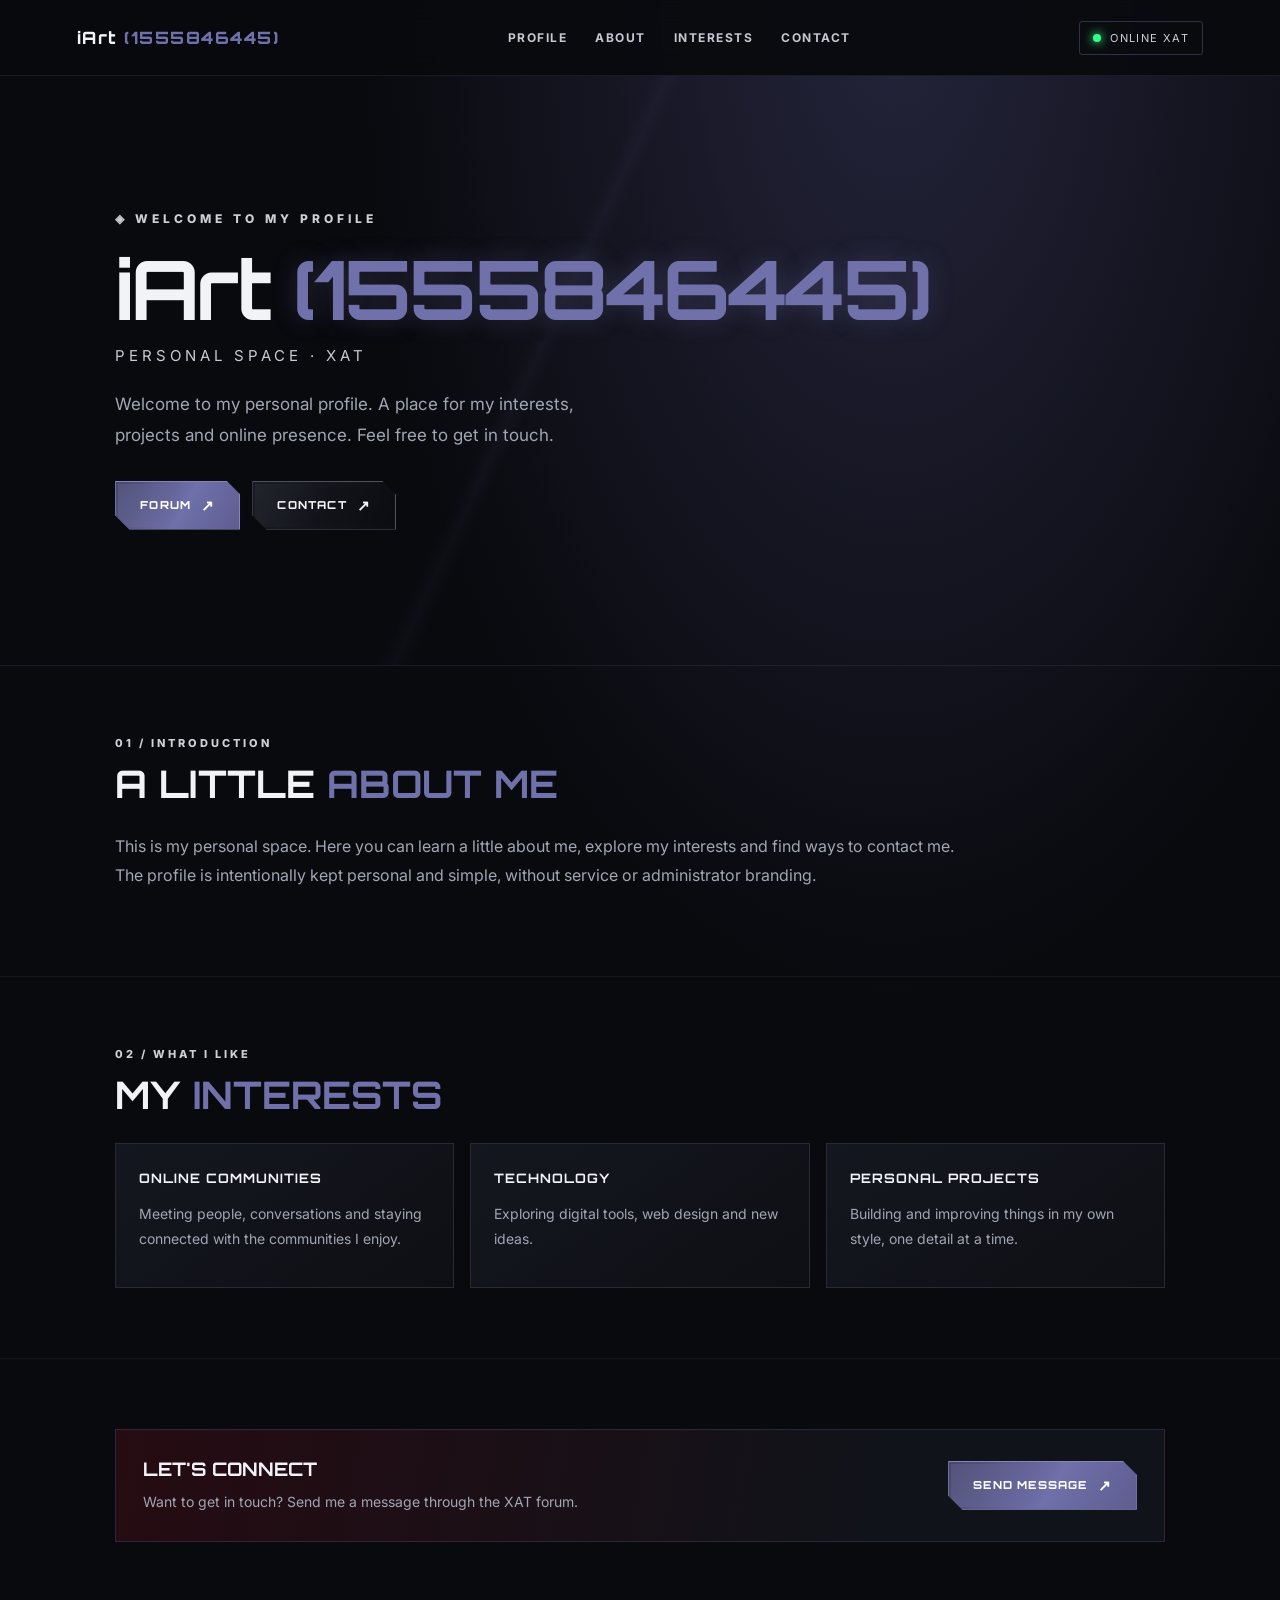
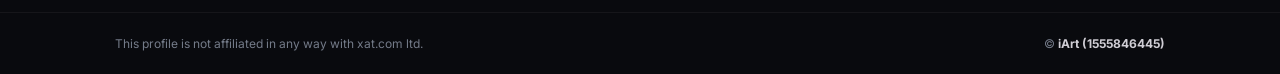
<file: index.html>
<!doctype html>
<html lang="en">
<head>
<meta charset="utf-8"><meta name="viewport" content="width=device-width,initial-scale=1">
<title>iArt (1555846445) | Personal Profile</title>
<meta name="description" content="Personal profile of iArt (1555846445).">
<link rel="icon" type="image/jpeg" href="assets/profile.jpg">
<style>
@import url('https://fonts.googleapis.com/css2?family=Inter:wght@400;500;600;700;800&family=Orbitron:wght@500;700;800&display=swap');
:root{--red:#7070aa;--bg:#090a0e;--panel:#11131a;--line:#282b35;--text:#f2f3f7;--muted:#a1a6b3}*{box-sizing:border-box;-webkit-user-select:none;user-select:none;-webkit-touch-callout:none}html{scroll-behavior:smooth}img{-webkit-user-drag:none;user-drag:none}body{margin:0;background:radial-gradient(ellipse at 70% 0%,#24243b 0,transparent 42%),var(--bg);color:var(--text);font-family:Inter,Arial,sans-serif;overflow-x:hidden}a{color:inherit;text-decoration:none}.top{height:76px;display:flex;align-items:center;justify-content:space-between;padding:0 clamp(20px,6vw,90px);border-bottom:1px solid #ffffff12;background:#090a0eeb;backdrop-filter:blur(12px);position:sticky;top:0;z-index:10}.brand{font-family:Orbitron,sans-serif;font-size:17px;font-weight:800;letter-spacing:1.5px}.brand span{color:var(--red)}nav{display:flex;gap:28px;color:#c5c8d1;font-size:12px;font-weight:700;letter-spacing:1.5px}nav a{transition:color .2s}nav a:hover{color:#fff}.pill{font-size:11px;color:#d0ced5;border:1px solid #7070aa5e;padding:9px 13px;letter-spacing:1.4px;border-radius:3px}.hero{min-height:590px;display:grid;grid-template-columns:1fr;gap:0;align-items:center;padding:65px clamp(24px,9vw,140px);position:relative;overflow:hidden;border-bottom:1px solid #7070aa26}.hero:before{content:"";position:absolute;inset:0;background:linear-gradient(115deg,transparent 42%,#7070aa0d 43%,transparent 44%);animation:glow 8s ease-in-out infinite alternate;pointer-events:none}.copy{position:relative;z-index:1;max-width:850px}.eyebrow{font-size:12px;color:#d0ced5;letter-spacing:4px;font-weight:800}.hero h1{font-family:Orbitron,sans-serif;font-size:clamp(44px,6.4vw,82px);line-height:1.05;letter-spacing:-2.5px;margin:20px 0 14px}.hero h1 span{color:var(--red);text-shadow:0 0 25px #7070aa4d}.subtitle{font-size:15px;color:#c8cbd4;letter-spacing:4px;text-transform:uppercase}.intro{max-width:520px;color:var(--muted);font-size:17px;line-height:1.8;margin:24px 0 30px}.actions{display:flex;gap:12px;flex-wrap:wrap}
/* Premium angular buttons */
.btn{position:relative;isolation:isolate;display:inline-flex;align-items:center;justify-content:center;gap:10px;min-height:48px;padding:14px 24px;color:#fff;background:linear-gradient(120deg,#45456f 0%,#7070aa 55%,#5d5d91 100%);border:1px solid #8585ba;clip-path:polygon(0 0,calc(100% - 14px) 0,100% 14px,100% 100%,14px 100%,0 calc(100% - 14px));font-family:Orbitron,sans-serif;font-size:11px;font-weight:800;letter-spacing:1.2px;text-transform:uppercase;transition:transform .25s ease,filter .25s ease,box-shadow .25s ease;box-shadow:0 0 15px #7070aa22;cursor:pointer}.btn:before{content:"";position:absolute;inset:2px;background:linear-gradient(110deg,#ffffff12,transparent 45%);z-index:-1;pointer-events:none}.btn:hover{transform:translateY(-4px);filter:brightness(1.22);box-shadow:0 8px 28px #7070aa66}.btn:active{transform:translateY(-1px)}.btn span{font-size:15px;transition:transform .2s ease}.btn:hover span{transform:translate(2px,-2px)}.btn.alt{color:#f4f4f7;background:linear-gradient(120deg,#191b23,#0b0c11);border:1px solid #50515e;box-shadow:inset 0 0 15px #ffffff05}.btn.alt:before{background:linear-gradient(110deg,#ffffff0b,transparent 50%)}.btn.alt:hover{border-color:#7070aa;box-shadow:0 8px 25px #7070aa33}
.portrait-wrap{display:flex;align-items:center;justify-content:center;min-height:560px;isolation:isolate;position:relative}.portrait-wrap:after{content:"";position:absolute;width:min(34vw,390px);height:100%;max-height:540px;border:1px solid #7070aa;border-radius:24px;box-shadow:0 0 24px #7070aa66;pointer-events:none;animation:framePulse 2.4s ease-in-out infinite;z-index:2;opacity:.65}.portrait-wrap:before{content:"";position:absolute;width:min(34vw,390px);height:100%;max-height:540px;border:1px solid #d0ced5;border-radius:24px;pointer-events:none;animation:frameSweep 4s linear infinite;z-index:3}.portrait-ring{display:none}.portrait-ring:before{display:none}.portrait{width:min(34vw,390px);height:auto;max-height:540px;object-fit:contain;object-position:center;border-radius:16px;border:1px solid #7070aa5c;box-shadow:0 0 40px #7070aa33;animation:float 5s ease-in-out infinite,framePulse 2.4s ease-in-out infinite;position:relative;z-index:1;background:#090a0e}.section{padding:70px clamp(24px,9vw,140px);border-bottom:1px solid #ffffff0d}.section-head{margin-bottom:25px}.kicker{font-size:11px;color:#d0ced5;letter-spacing:3px;font-weight:800}.section h2{font-family:Orbitron,sans-serif;font-size:clamp(25px,3vw,38px);margin:10px 0}.section h2 span{color:var(--red)}.section p{color:var(--muted);line-height:1.8;max-width:850px}.grid{display:grid;grid-template-columns:repeat(3,1fr);gap:16px;margin-top:25px}.card{background:linear-gradient(145deg,#151720,#0e0f14);border:1px solid var(--line);padding:23px;min-height:145px}.card strong{font-family:Orbitron,sans-serif;font-size:13px;letter-spacing:1px}.card p{font-size:14px;margin-bottom:0}.contact{display:flex;align-items:center;justify-content:space-between;gap:25px;background:linear-gradient(100deg,#260b12,#11131a 72%);border:1px solid #7070aa3d;padding:27px}.contact h3{font-family:Orbitron,sans-serif;margin:0 0 8px}.contact p{margin:0;font-size:14px}.footer{display:flex;justify-content:space-between;gap:20px;padding:23px clamp(24px,9vw,140px);color:#747b89;font-size:12px}.footer b{color:#d0ced5}@keyframes framePulse{0%,100%{opacity:.72;box-shadow:0 0 10px #7070aa,inset 0 0 12px #7070aa22}50%{opacity:1;box-shadow:0 0 28px #7070aa,inset 0 0 25px #7070aa44}}@keyframes frameSweep{0%{filter:drop-shadow(0 0 2px #fff)}50%{filter:drop-shadow(0 0 10px #7070aa)}100%{filter:drop-shadow(0 0 2px #fff)}}@keyframes float{0%,100%{transform:translateY(0)}50%{transform:translateY(-9px)}}@keyframes glow{from{transform:translateX(-1%)}to{transform:translateX(2%)}}@media(max-width:800px){nav{display:none}.hero{grid-template-columns:1fr;gap:10px;padding-top:55px}.hero h1{font-size:clamp(38px,10vw,66px)}.grid{grid-template-columns:1fr}.contact,.footer{flex-direction:column;align-items:flex-start}.section{padding:50px 24px}}@media(prefers-reduced-motion:reduce){*,*:before,*:after{animation:none!important;scroll-behavior:auto!important}}

/* Pulsing green online indicator beside ONLINE XAT */
.xat-online-pill { display: inline-flex; align-items: center; gap: 9px; }
.xat-online-led {
  display: inline-block;
  width: 8px;
  height: 8px;
  flex: 0 0 8px;
  border-radius: 50%;
  background: #35ff86;
  box-shadow: 0 0 8px #35ff86, 0 0 16px #35ff8680;
  animation: xatOnlinePulse 1.35s ease-in-out infinite;
}
@keyframes xatOnlinePulse {
  0%, 100% { opacity: 1; transform: scale(1); box-shadow: 0 0 7px #35ff86, 0 0 14px #35ff8660; }
  50% { opacity: .45; transform: scale(.78); box-shadow: 0 0 2px #35ff86; }
}
@media (prefers-reduced-motion: reduce) { .xat-online-led { animation: none; } }

</style>
</head>
<body>
<header class="top"><a class="brand" href="#top">iArt <span>(1555846445)</span></a><nav><a href="#profile">PROFILE</a><a href="#about">ABOUT</a><a href="#interests">INTERESTS</a><a href="#contact">CONTACT</a></nav><span class="pill xat-online-pill"><i class="xat-online-led" aria-hidden="true"></i> ONLINE XAT</span></header>
<main id="top">
<section class="hero" id="profile"><div class="copy"><div class="eyebrow">◈ WELCOME TO MY PROFILE</div><h1>iArt <span>(1555846445)</span></h1><div class="subtitle">Personal space · XAT</div><p class="intro">Welcome to my personal profile. A place for my interests, projects and online presence. Feel free to get in touch.</p><div class="actions"><a class="btn" href="https://forum.xat.com/profile/30314/" target="_blank" rel="noopener noreferrer">FORUM <span>↗</span></a><a class="btn alt" href="https://forum.xat.com/messenger/compose/?to=30314" target="_blank" rel="noopener noreferrer">CONTACT <span>↗</span></a></div></div></section>
<section class="section" id="about"><div class="section-head"><div class="kicker">01 / INTRODUCTION</div><h2>A LITTLE <span>ABOUT ME</span></h2></div><p>This is my personal space. Here you can learn a little about me, explore my interests and find ways to contact me. The profile is intentionally kept personal and simple, without service or administrator branding.</p></section>
<section class="section" id="interests"><div class="section-head"><div class="kicker">02 / WHAT I LIKE</div><h2>MY <span>INTERESTS</span></h2></div><div class="grid"><article class="card"><strong>ONLINE COMMUNITIES</strong><p>Meeting people, conversations and staying connected with the communities I enjoy.</p></article><article class="card"><strong>TECHNOLOGY</strong><p>Exploring digital tools, web design and new ideas.</p></article><article class="card"><strong>PERSONAL PROJECTS</strong><p>Building and improving things in my own style, one detail at a time.</p></article></div></section>
<section class="section" id="contact"><div class="contact"><div><h3>LET'S CONNECT</h3><p>Want to get in touch? Send me a message through the XAT forum.</p></div><a class="btn" href="https://forum.xat.com/messenger/compose/?to=30314" target="_blank" rel="noopener noreferrer">SEND MESSAGE <span>↗</span></a></div></section>
</main><footer class="footer"><span>This profile is not affiliated in any way with xat.com ltd.</span><span>© <b>iArt (1555846445)</b></span></footer>
<script>
// Casual copy/inspection deterrents only; these cannot secure source code on a public website.
document.addEventListener('contextmenu',function(event){event.preventDefault()});
document.addEventListener('selectstart',function(event){event.preventDefault()});
document.addEventListener('dragstart',function(event){if(event.target&&event.target.tagName==='IMG')event.preventDefault()});
document.addEventListener('keydown',function(event){const key=(event.key||'').toLowerCase();if((event.ctrlKey||event.metaKey)&&['a','c','u','s','p','x'].includes(key))event.preventDefault();if(event.key==='F12'||(event.ctrlKey&&event.shiftKey&&['i','j','c'].includes(key)))event.preventDefault()});
</script>
</body></html>
</file>
